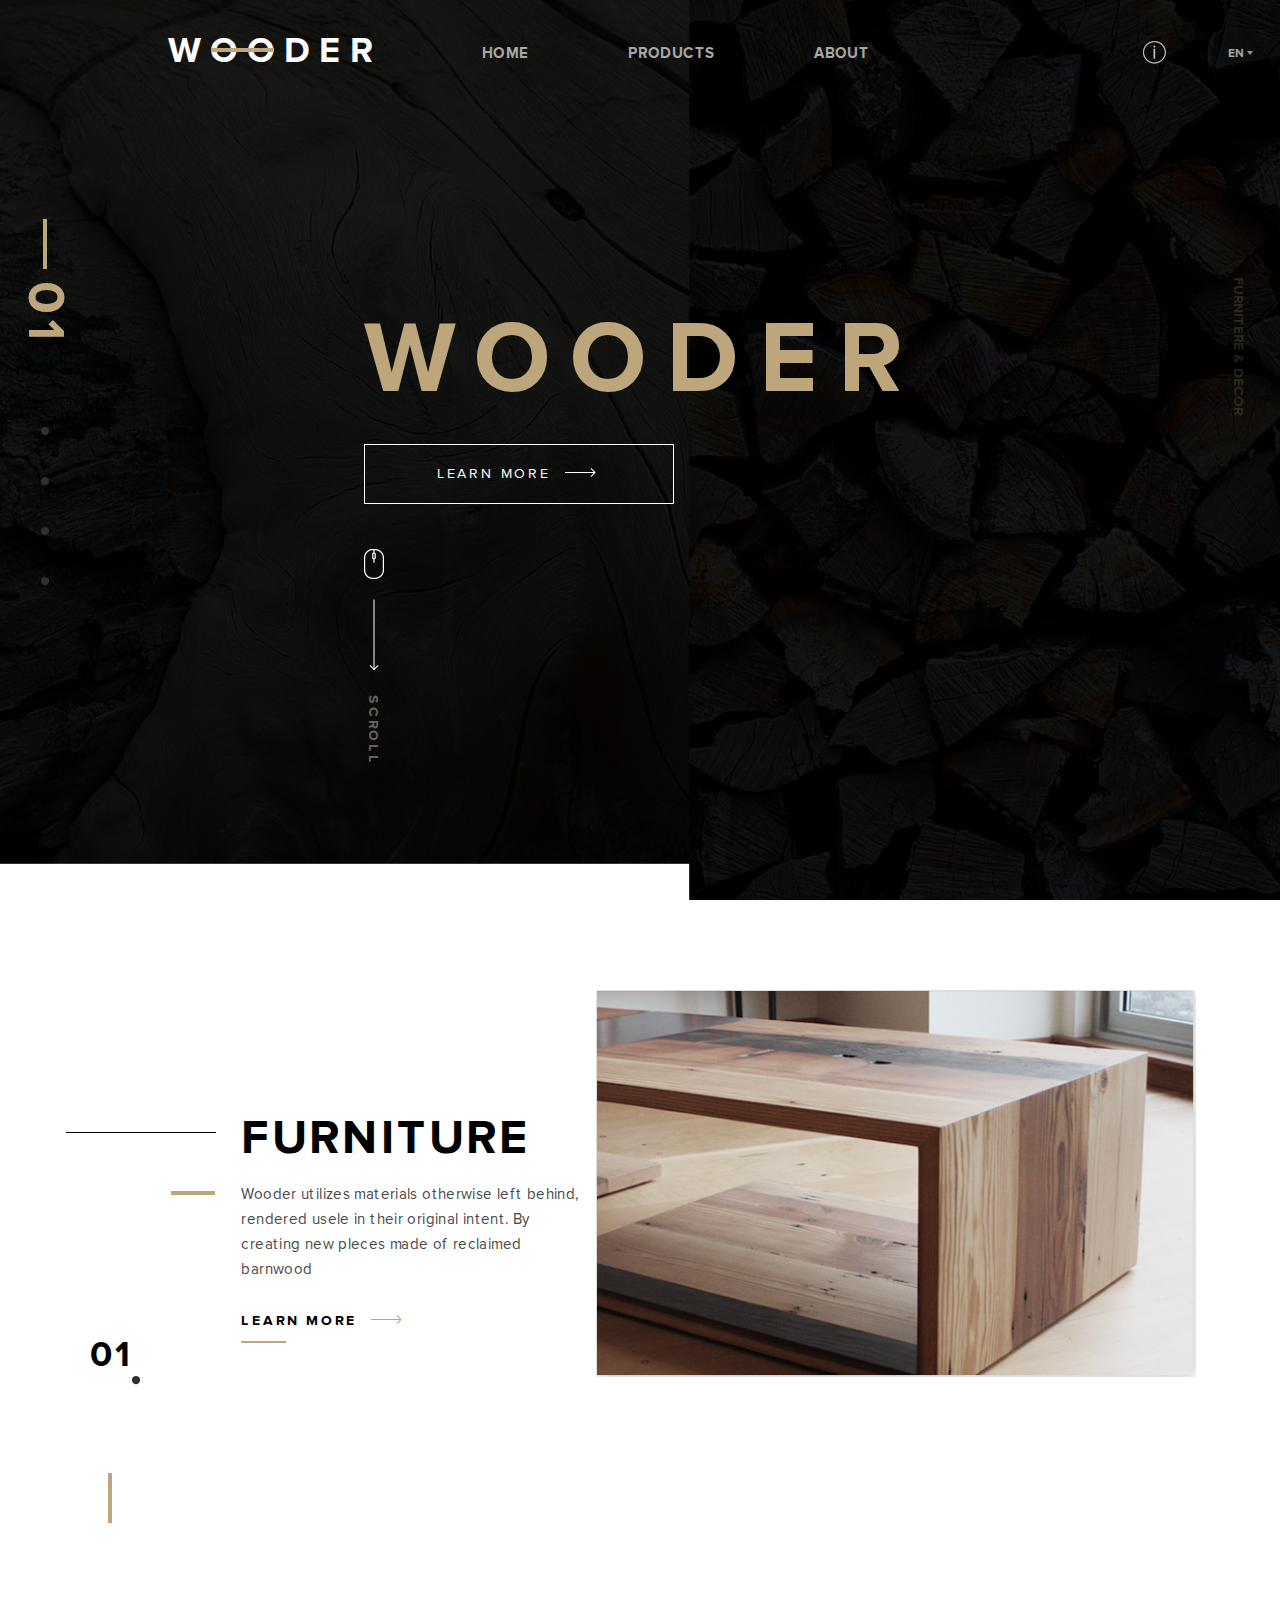
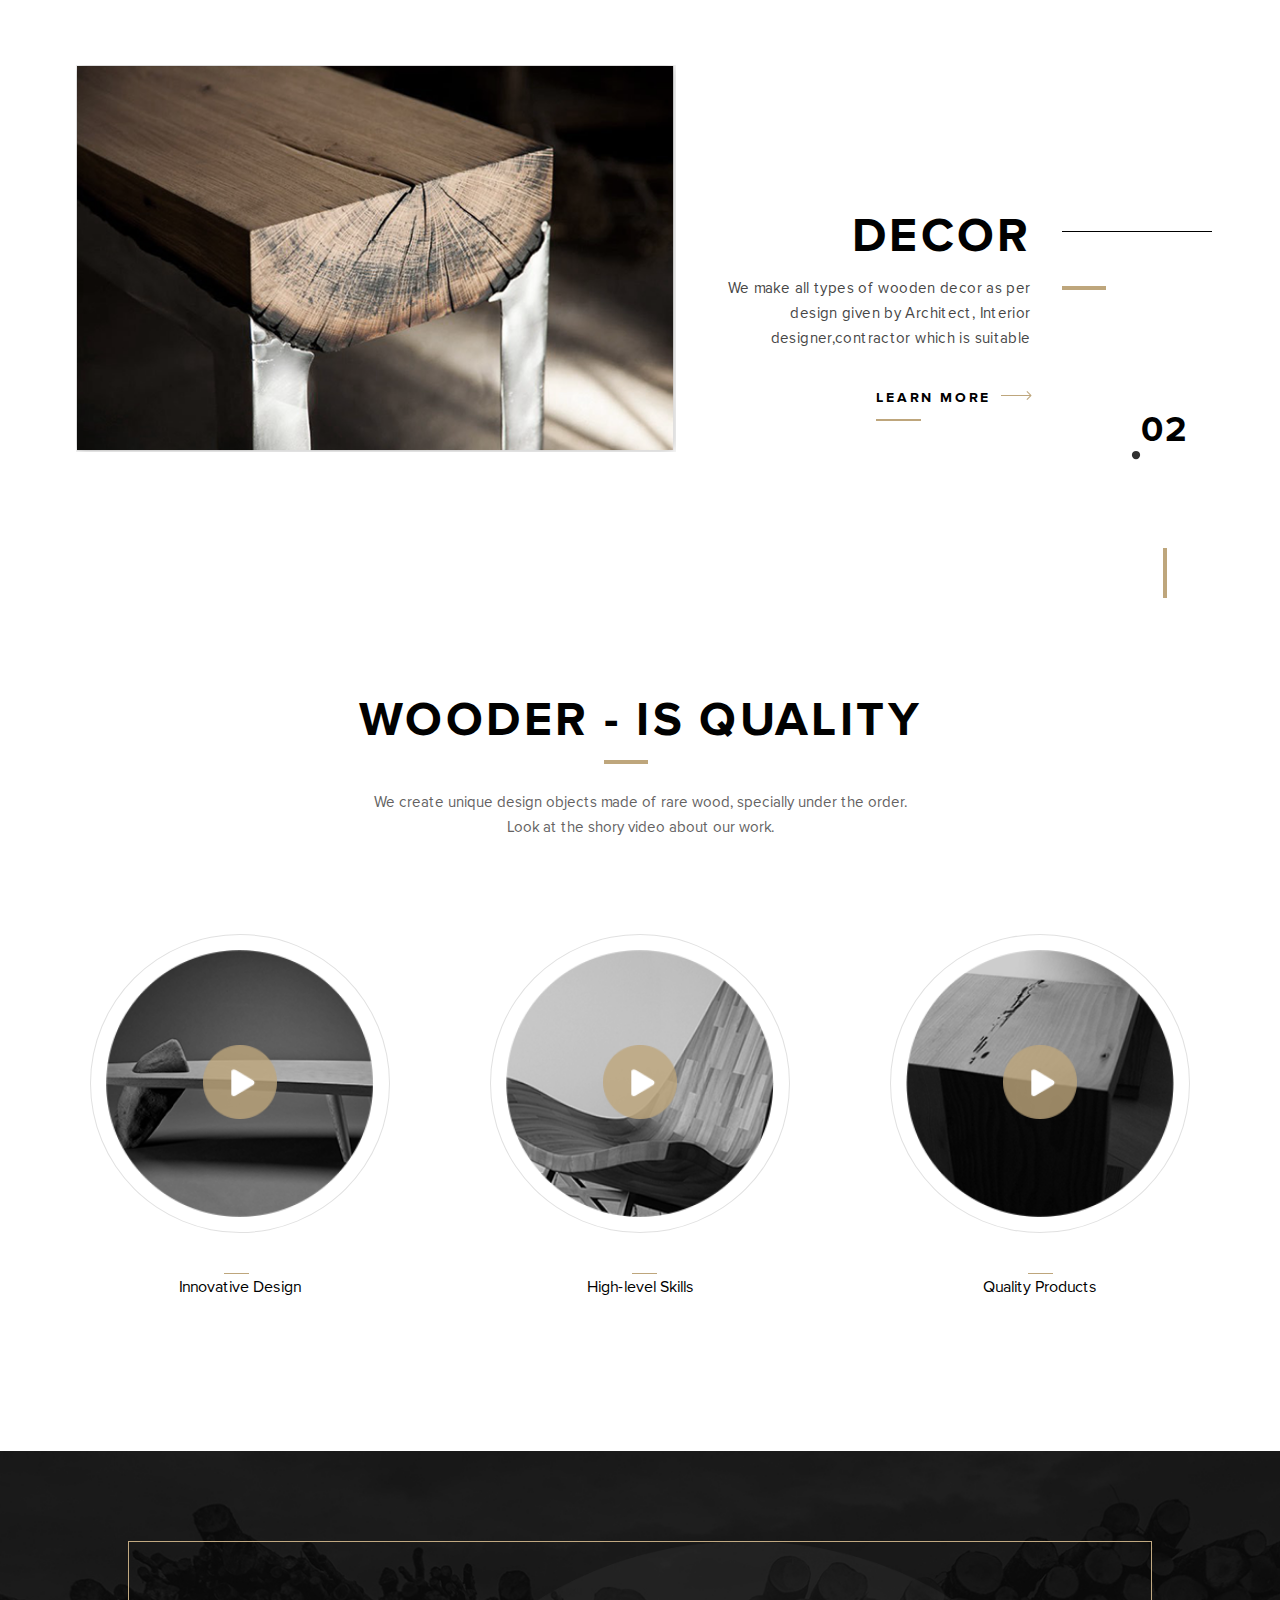
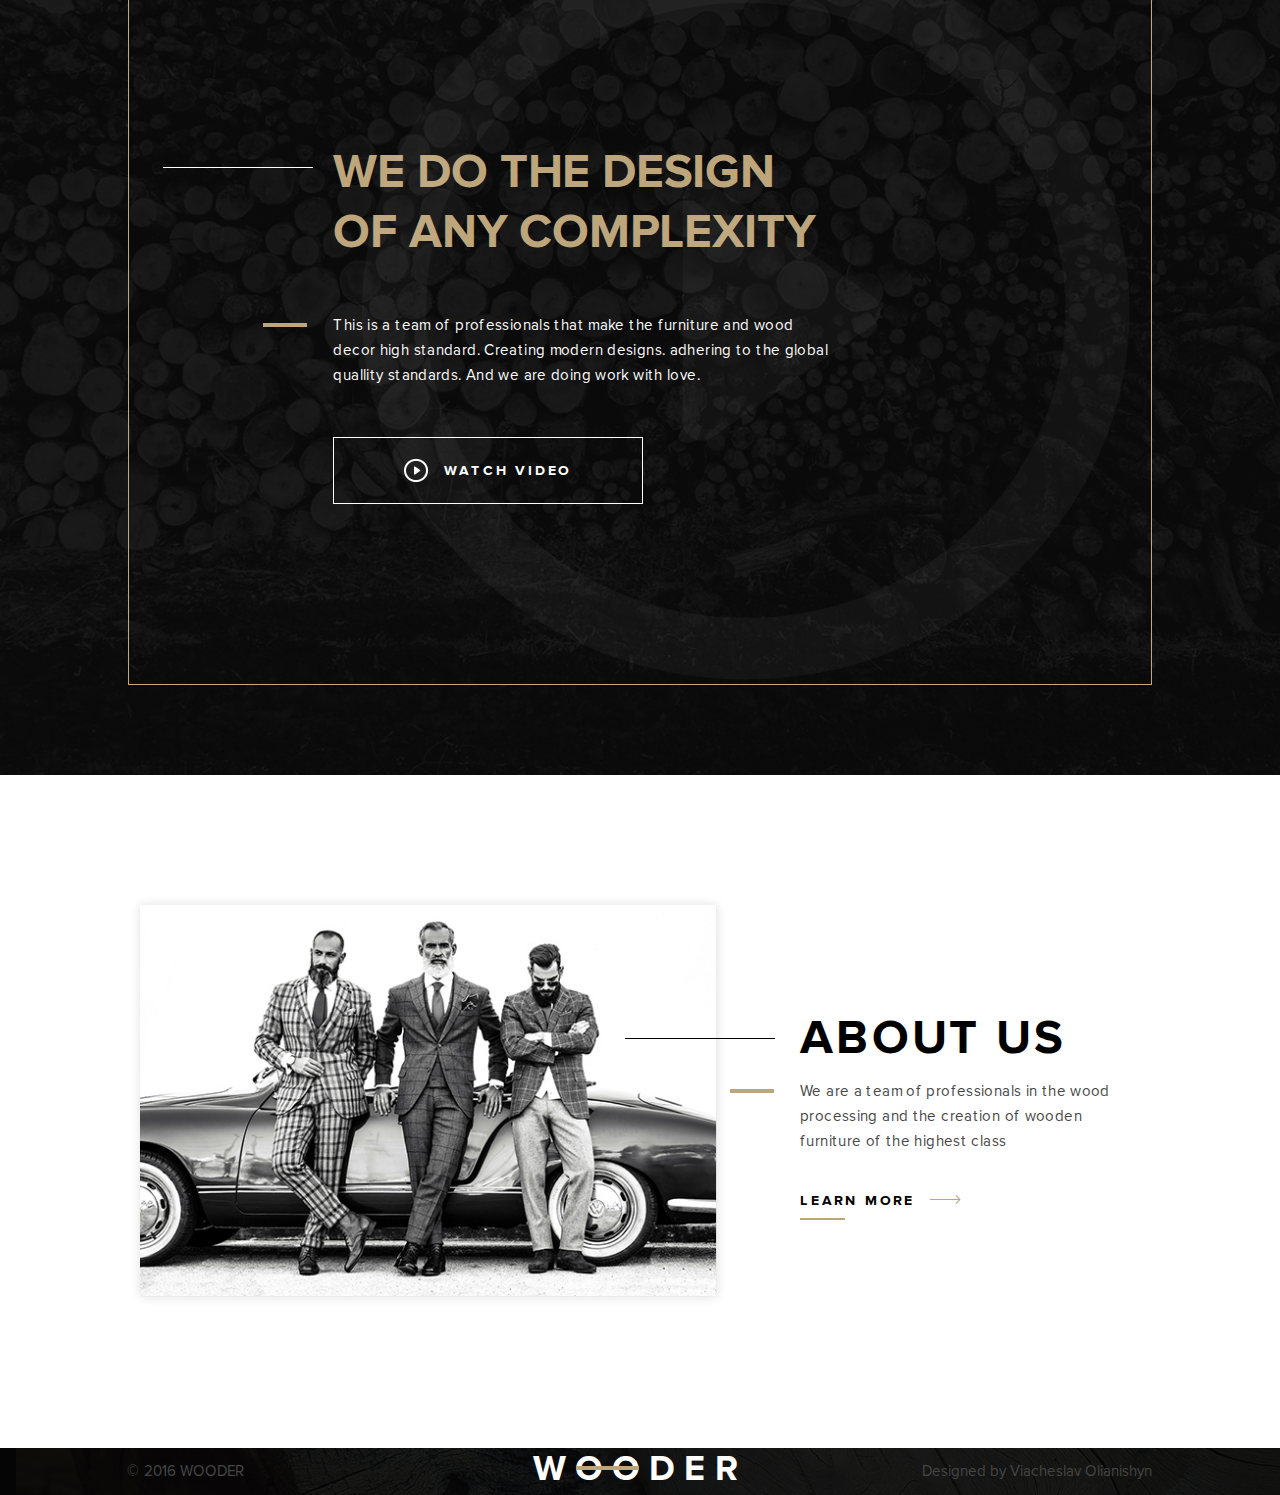
<file: mp2/index.html>
<!DOCTYPE html>
<html lang="en">
<head>
	<meta charset="UTF-8">
	<meta http-equiv="X-UA-Compatible" content="IE=edge">
	<meta name="viewport" content="width=device-width, initial-scale=1.0">
	<title>Document</title>
	<link rel="stylesheet" href="css/reset.css">
	<link rel="stylesheet" href="css/style.css">
	<link rel="preconnect" href="https://fonts.googleapis.com">
	<link rel="preconnect" href="https://fonts.gstatic.com" crossorigin>
	<link href="https://fonts.googleapis.com/css2?family=Lato:wght@300;400&family=Varela+Round&display=swap" rel="stylesheet">
</head>
<body>
	<div class="wrapper">
		<header id="first-section" class="header">
		<div class="header__top">
			<nav class="menu">
				<div class="menu__burger">
					<button class="menu-btn">
						<span></span>
					</button>
				</div>
				
				<a class="menu-logo" href="#">
					wooder
					<span></span>
				</a>
				
				<ul class="menu__list">
					<li class="menu__item">
						<a href="#" class="menu__link">home</a>
					</li>
					<li class="menu__item">
						<a href="#" class="menu__link">products</a>
					</li>
					<li class="menu__item">
						<a href="#" class="menu__link">about</a>
					</li>
				</ul>
				<button class="menu__info">
					<img src="images/header/header-info.png" alt="">
				</button>

				<button class="menu__language">
					<span></span>
					<a href="#">en</a>
				</button>
			</nav>
		</div>
		<div class="header__content">
			<div class="header__pages">
				<span></span>
				<div class="header__pages-number">
					<p>01</p>
				</div>
				<div class="header__pages-btn">
					<svg viewBox="0 0 80 80" width="10" height="10">
						<a href="#first-section"><circle class="circle" cx="40" cy="40" r="33" /></a>
					</svg>
					<svg viewBox="0 0 80 80" width="10" height="10">
						<a href="#second-section">
							<circle class="circle" cx="40" cy="40" r="33" />
						</a>
					</svg>
					<svg viewBox="0 0 80 80" width="10" height="10">
						<a href="#third-section">
							<circle class="circle" cx="40" cy="40" r="33" />
						</a>
					</svg>
					<svg viewBox="0 0 80 80" width="10" height="10">
						<a href="#fourhtt-section">
							<circle class="circle" cx="40" cy="40" r="33" />
						</a>
					</svg>
				</div>
			</div>
	
			<div class="header__main">
				<div class="content__info">
					<h1 class="header__title">wooder</h1>
					<button class="header__button">
						<span>learn more</span> 
						<span class="arrow1">
						<span></span>
					</button>
				</div>

				<div class="content__scroll">
					<img src="images/header/main-mouse.png" alt="">
					<span class="arrow2">
						<span></span>
					</span>
					<p>scroll</p>
				</div>
				
			</div>
			<div class="header__subtitle">
				<span></span>
				<p>furnitere & decor</p>
			</div>
		</div>
		</header>
		<section class="products" id="second-section">
		<div class="container">
			<div class="products__items">
				<div class="products__first-item">
					<div class="products-number">
						<span></span>
						<p>01</p>
						<svg viewBox="0 0 80 80" width="10" height="10">
							<circle class="circle" cx="40" cy="40" r="33" />
						</svg>
					</div>
					<div class="products-info">
						<h2 class="title">
							<span></span>
							furniture
						</h2>
						<p class="products-text">
							<span></span>
							Wooder utilizes materials otherwise left behind, rendered usele in their original intent. By creating new pleces made of
							reclaimed barnwood
						</p>
						<button class="products-btn">
							learn more
							<span></span>
						</button>
						<span></span>
					</div>
					<div class="products-img">
						<img src="images/products/item1.png" alt="">
						<span></span>
					</div>
				</div>

				<div class="products2-item">
					<div class="products2-number">
						<span></span>
						<p>02</p>
						<svg viewBox="0 0 80 80" width="10" height="10">
							<circle class="circle" cx="40" cy="40" r="33" />
						</svg>
					</div>
					<div class="products2-info">
						<span class="decor"></span>
						<h2 class="products2-title title">
							<span></span>
							decor
						</h2>
						<p class="products2-text">
							We make all types of wooden decor as per design given by Architect, Interior designer,contractor which is suitable <br>
							<span></span>
						</p>
						<button class="products2-btn">
							<span></span>
							learn more
						</button>
					</div>
					<div class="products2-img">
						<img src="images/products/item2.png" alt="">
						<span></span>
					</div>
				</div>
			</div>
			<div class="products__info">
				<div class="products__info-text">
					<h2 class="products__info-title title">
						wooder - is quality
					</h2>
					<div class="products__info-subtitle">
						<p>We create unique design objects made of rare wood, specially under the order. <br> Look at the shory video about our work.</p>
						<span></span>
					</div>
				</div>
				<div class="products__video">
					<div class="products__video-item">
						<div>
							<img class="products__video-preview" src="images/products/products-video1.png" alt="">
							<button><img src="images/products/video-btn.png" alt=""></button>
						</div> 
						<p>
							<span></span>
							Innovative Design
						</p>
					</div>
					<div class="products__video-item">
						<div>
							<img class="products__video-preview" src="images/products/products-video2.png" alt="">
							<button><img src="images/products/video-btn.png" alt=""></button>
						</div> 
						<p>
							<span></span>
							High-level Skills
						</p>
					</div>
					<div class="products__video-item">
						<div>
							<img class="products__video-preview" src="images/products/products-video3.png" alt="">
							<button><img src="images/products/video-btn.png" alt=""></button>
						</div> 
						<p>
							<span></span>
							Quality Products
						</p>
					</div>
				</div>
			</div>
		</div>
		</section>
		<section class="about__video" id="third-section">
		<img class="about__video-player" src="images/products/product__video-player.png" alt="">
		<div class="about__video-wrapper">
			<div class="about__video-content">
				<h2 class="about__video-title">
					we do the design of any complexity
					<span></span>
				</h2>
				<p class="about__video-text">
					This is a team of professionals that make the furniture and wood decor high standard. Creating modern designs. adhering
					to the global quallity standards. And we are doing work with love.
					<span></span>
				</p>
				<button class="about__video-button">
					<img src="images/products/products__video-btn.png" alt="">
					watch video
				</button>
			</div>
		</div>
		</section>
		<section class="about" id="fourhtt-section">
		<div class="about__us">
			<div class="about__us-img">
				<img src="images/about/about__us.jpg" alt="">
			</div>
			<div class="about__us-content">
				<h2 class="about__us-title title">
					about us
					<span></span>
				</h2>
				<p class="about__us-text">
					We are a team of professionals in the wood processing and the creation of wooden furniture of the highest class
					<span></span>
				</p>
				<button class="about__us-btn">
					learn more
					<span></span>
					<span></span>
				</button>
			</div>
		</div>
		</section>
		<footer class="footer">
			<div class="container">
				<div class="footer__content">
					<p>© 2016 WOODER</p>
					<a href="#">
						wooder
						<span></span>
					</a>
					<p>Designed by Viacheslav Olianishyn</p>
				</div>
			</div>
		</footer>
	</div>
	<script src="js/jquery.js"></script>
	<script src="js/main.js"></script>
</body>
</html>
</file>
<file: mp2/css/style.css>
*,
*::before,
*::after {
	box-sizing: border-box;
}

html{
	scroll-behavior: smooth;
}

html, body{
	height: 100%;
}

.wrapper{
	position: relative;
	min-height: 100%;
}

.footer{
	position: absolute;
	left: 0;
	bottom: 0;
	width: 100%;
	background: url("../images/footer-bg.jpg");
	background-repeat: no-repeat;
	background-size: cover;
}

@font-face {
	font-family: ProximaNova-Bold;
	src: url(../fonts/ProximaNova-Bold.woff);
}

@font-face {
	font-family: ProximaNova-Regular;
	src: url(../fonts/ProximaNova-Regular.woff);
}
a {
	color: inherit;
	text-decoration: none;
}
button{
	border: none;
	background-color: transparent;
	cursor: pointer;
	color: inherit;
}
ul{
	list-style: none;
}

.header__button {
	border: none;
	background-color: transparent;
	cursor: pointer;
	color: inherit;
	border: 1px solid #fff;
	padding: 20px 50px 20px 0;
	margin-bottom: 45px;
	font-size: 14px;
	letter-spacing: 2.8px;
	color: #fff;
	width: 310px;
	text-transform: uppercase;
	font-family: 'ProximaNova-Regular', sans-serif;
}

.arrow1{
	cursor: pointer;
	position: relative;
	width: 80px;
	height: 50px;
}

.arrow1 span{
	position: relative;
	bottom: 10px;
	width: 30px;
	height: 1px;
	background-color: #fff;
	left: 200px;
	display: block;
}

.arrow1 span::after{
	content: '';
	position: absolute;
	width: 6px;
	height: 1px;
	top: -2px;
	right: -1px;
	background-color: #fff;
	transform: rotate(45deg);
}

.arrow1 span::before{
	content: '';
	position: absolute;
	width: 6px;
	height: 1px;
	top: 2px;
	right: -1px;
	background-color: #fff;
	transform: rotate(-45deg);
}

body{
	font-family: 'ProximaNova-Regular', sans-serif;
	color: rgb(99, 98, 98);
	line-height: 1.667;
	font-size: 15px;
}

.container{
	max-width: 1220px;
	margin: 0 auto;
	padding: 0 10px;
	max-height: 100%;
	height: auto;
}

.header{
	background: url("../images/header/main-bg.png") 0 0 no-repeat, white;
	background-position: center top;
	background-size: cover;
	height: 100vh;
	display: flex;
	flex-direction: column;
}

.header__top{
	padding: 30px 0 200px 0;
}

.menu-btn{
	display: block;
	width: 35px;
	position: relative;
	z-index: 20;
	height: 30px;
	padding: 0;
	margin-left: 30px;
}

.menu-btn span{
	display: block;
	background-color: #bea67c;
	height: 1px;
	position: relative;
}

.menu-btn a{
	padding-left: 70px;
	font-family: ProximaNova-Bold;
	font-size: 15px;
	text-transform: uppercase;
	color: #878786;
}

.menu__burger{
	display: flex;
	align-items: center;
	display: none;
}

.menu__info{
	position: relative;
	z-index: 6;
}

.menu__burger a{
	padding-left: 10px;
	font-family: ProximaNova-Bold;
	font-size: 15px;
	text-transform: uppercase;
	color: #878786;
}

.menu-btn span:before,
.menu-btn span:after {
	content: "";
	width: 35px;
	background-color: #bea67c;
	position: absolute;
	height: 1px;
	left: 0;
}

.menu-btn span:before {
	top: -10px;
}

.menu-btn span::after {
	top: 10px;
}

.menu-logo{
	font-family: ProximaNova-Bold;
	text-transform: uppercase;
	color: #fff;
	font-size: 36px;
	line-height: 1.2;
	letter-spacing: 10px;
	margin-left: auto;
	position: relative;
	z-index: 20;
}

.menu-logo span{
	display: block;
	background-color: #bea67c;
	height: 4px;
	position: relative;
	width: 63px;
	bottom: 25px;
	left: 43px;
}

.menu__list {
	display: flex;
	margin: 0 auto 0 100px;
}

.menu__item {
	margin-right: 30px;
}

.menu__link {
	font-family: ProximaNova-Bold;
	color: #a6a7a6;
	letter-spacing: 0.375px;
	text-transform: uppercase;
	font-size: 15px;
	line-height: 27px;
	transition: color .5s;
}

.menu__link:hover{
	color: #fff;
}

.menu__language{
	position: relative;
	margin: 0 30px 0 50px;
	z-index: 6;
}

.menu__language a{
	text-transform: uppercase;
	font-size: 12px;
	font-family: ProximaNova-Bold;
	color: #a3a3a3;
	line-height: 1.2;
}

.menu__language span::before{
	content: '';
	position: absolute;
	left: 25px;
	top: 7px;
	border: 3px solid transparent;
	border-top: 4px solid #a9946e;
}

.menu{
	display: flex;
	justify-content: space-evenly;
	align-items: center;
}

.menu__item{
	margin-right: 100px;
}

.header__title{
	font-family: ProximaNova-Bold;
	font-size: 100px;
	color: #bea67c;
	letter-spacing: 20px;
	text-transform: uppercase;
}

.header__content{
	display: flex;
	justify-content: space-between;
}

.arrow2 span {
	position: relative;
	bottom: -55px;
	width: 70px;
	height: 1px;
	background-color: #fff;
	left: -25px;
	display: block;
	transform: rotate(90deg);
}

.arrow2 span::after {
	content: '';
	position: absolute;
	width: 6px;
	height: 1px;
	top: -2px;
	right: -1px;
	background-color: #fff;
	transform: rotate(45deg);
}

.arrow2 span::before {
	content: '';
	position: absolute;
	width: 6px;
	height: 1px;
	top: 2px;
	right: -1px;
	background-color: #fff;
	transform: rotate(-45deg);
}

.content__scroll{
	display: flex;
	flex-direction: column;
	align-items: flex-start;
}

.content__scroll p{
	font-size: 14px;
	font-family: ProximaNova-Bold;
	text-transform: uppercase;
	line-height: 5px;
	writing-mode: vertical-lr;
	letter-spacing: 2.8px;
	margin-top: 115px;
	margin-left: 7px;
	padding-bottom: 10px;
}

.header__pages{
	width: 60px;
	display: flex;
	flex-direction: column;
	align-items: center;
	padding-left: 30px;
}

.header__pages span{
	display: block;
	background-color: #bea67c;
	height: 4px;
	position: relative;
	width: 50px;
	transform: rotate(90deg);
	top: -35px;
	z-index: 1;
}

.header__pages-number p{
	font-size: 52px;
	letter-spacing: 5.2px;
	font-family: ProximaNova-Bold;
	color: rgb(190, 166, 124);
	writing-mode: vertical-lr;
	margin-bottom: 80px;
}

.header__subtitle p{
	font-family: ProximaNova-Bold;
	font-size: 14px;
	color: rgba(190, 166, 124, 0.2);
	writing-mode: vertical-lr;
	text-transform: uppercase;
	padding-right: 30px;
}

.circle{
	fill: rgb(48, 48, 48);
	cursor: pointer;
	transition: .3s;
}

.header__pages-btn{
	display: flex;
	flex-direction: column;
}

.header__pages-btn svg{
	margin-bottom: 40px;
}

.circle:hover{
	fill: rgb(190, 166, 124);;
}

.products{
	background: #fff;
	padding-top: 90px;
	background-size: cover;
	max-height: 100%;
}

.products__items{
	display: flex;
	flex-direction: column;
}

.products__first-item{
	display: flex;
	margin-bottom: 280px;
}

.products-info{
	margin: auto 15px 50px 100px;
	width: 340px;
}

.products-info span{
	display: block;
	background-color: #bea67c;
	height: 2px;
	position: relative;
	width: 45px;
	bottom: -8px;
	left: 0px;
}

.title{
	font-size: 48px;
	font-family: ProximaNova-Bold;
	text-transform: uppercase;
	color: rgb(1, 1, 1);
	letter-spacing: 3.36px;
	position: relative;
}

.title span{
	bottom: -35px;
	width: 150px;
	height: 1px;
	background-color: rgb(0, 0, 0);
	left: -175px;
	display: block;
}

.products-text{
	color: rgb(70, 70, 70);
	font-size: 15px;
	letter-spacing: 0.375px;
	line-height: 25px;
	position: relative;
}

.products-text span{
	bottom: -13px;
	width: 44px;
	height: 4px;
	background-color: rgb(190, 166, 124);
	left: -70px;
	display: block;
}

.products-btn{
	color: rgb(0, 0, 0);
	font-size: 14px;
	font-family: ProximaNova-Bold;
	text-transform: uppercase;
	letter-spacing: 2.8px;
	padding: 0;
	margin-top: 30px;
	position: relative;
}

.products-btn span {
	bottom: 10px;
	width: 30px;
	height: 1px;
	background-color: rgb(190, 166, 124);
	left: 130px;
	display: block;
}

.products-btn span::after {
	content: '';
	position: absolute;
	width: 6px;
	height: 1px;
	top: -2px;
	right: -1px;
	background-color: rgb(190, 166, 124);
	transform: rotate(45deg);
}

.products-btn span::before {
	content: '';
	position: absolute;
	width: 6px;
	height: 1px;
	top: 2px;
	right: -1px;
	background-color: rgb(190, 166, 124);
	transform: rotate(-45deg);
}

.products-number{
	display: flex;
	align-items: flex-end;
}

.products-number span{
	display: block;
	background-color: #bea67c;
	height: 4px;
	position: relative;
	width: 50px;
	transform: rotate(90deg);
	top: 115px;
	left: 45px;
}

.products-number p{
	font-family: ProximaNova-Bold;
	color: rgb(0, 0, 0);
	font-size: 36px;
	letter-spacing: 2.7px;
}

.products2-item{
	display: flex;
	flex-direction: row-reverse;
}

.products2-info{
	margin: auto 100px 50px 15px;
	width: 340px;
	text-align: right;
}

.products2-img{
	width: 50%;
}

.products2-img img{
	width: 100%;
	height: auto;
}

.decor{
	display: block;
	background-color: #bea67c;
	height: 2px;
	width: 45px;
	bottom: -225px;
	left: -110px;
	float: right;
	position: relative;
}

.products2-number{
	display: flex;
	align-items: flex-end;
	flex-direction: row-reverse;
}

.products2-number p{
	font-family: ProximaNova-Bold;
	color: rgb(0, 0, 0);
	font-size: 36px;
	letter-spacing: 2.7px;
}

.products2-text {
	color: rgb(70, 70, 70);
	font-size: 15px;
	letter-spacing: 0.375px;
	line-height: 25px;
	position: relative;
	margin-bottom: 30px;
	float: right;
}

.products2-text span{
	bottom: 65px;
	width: 44px;
	height: 4px;
	background-color: rgb(190, 166, 124);
	left: 75px;
	display: block;
	float: right;
	position: relative;
}

.products2-btn{
	color: rgb(0, 0, 0);
	font-size: 14px;
	font-family: ProximaNova-Bold;
	text-transform: uppercase;
	letter-spacing: 2.8px;
	position: relative;
	padding: 0;
	margin-right: 40px;
}

.products2-btn span{
	bottom: -7px;
	width: 30px;
	height: 1px;
	background-color: rgb(190, 166, 124);
	left: 125px;
	display: block;
	position: relative;
}

.products2-btn span::after {
	content: '';
	position: absolute;
	width: 6px;
	height: 1px;
	top: -2px;
	right: -1px;
	background-color: rgb(190, 166, 124);
	transform: rotate(45deg);
}

.products2-btn span::before {
	content: '';
	position: absolute;
	width: 6px;
	height: 1px;
	top: 2px;
	right: -1px;
	background-color: rgb(190, 166, 124);
	transform: rotate(-45deg);
}

.products2-title{
	display: flex;
	float: right;
}

.products2-title span{
	bottom: -35px;
	width: 150px;
	height: 1px;
	background-color: rgb(0, 0, 0);
	left: 360px;
	display: block;
	position: relative;
	float: right;
}

.products-img img{
	width: 100%;
	height: auto;
}

.products-img{
	width: 50%;
}

.products2-number span{
	display: block;
	background-color: #bea67c;
	height: 4px;
	position: relative;
	width: 50px;
	transform: rotate(90deg);
	top: 115px;
	right: 50px;
}

.products__info{
	margin-top: 220px;
}

.products__info-text{
	text-align: center;
}

.products__info-subtitle{
	margin-top: 30px;
	display: inline-block;
}

.products__info-subtitle span{
	bottom: 80px;
	width: 44px;
	height: 4px;
	background-color: rgb(190, 166, 124);
	left: 230px;
	display: block;
	position: relative;
}

.products__video{
	display: flex;
	justify-content: space-around;
	margin: 90px 0 150px 0;
}

.products__video-preview{
	width: 100%;
	height: auto;
}

.products__video-item{
	width: 25%;
	display: flex;
	align-items: center;
	height: 100%;
	flex-direction: column;
}

.products__video-item button{
	position: absolute;
	padding: 0;
	width: 25%;
}

.products__video-item div{
	width: 100%;
	display: inherit;
	border: 1px solid rgb(225, 225, 225);
	border-radius: 50%;
	padding: 15px;
	display: flex;
	align-items: center;
	justify-content: center;
	position: relative;
}

.products__video-item button img{
	width: 100%;
}

.products__video-item p{
	font-size: 16px;
	color: rgb(0, 0, 0);
	margin-top: 40px;
	text-align: center;
}

.products__video-item p span{
	top: 0px;
	width: 25px;
	height: 1px;
	background-color: rgb(190, 166, 124);
	left: 45px;
	display: block;
	position: relative;
}

.about__video{
	background: url("../images/products/products-video.jpg");
	background-size: cover;
	background-repeat: no-repeat;
	background-position: center;
	padding: 90px 0;
	position: relative;
}

.about__video-wrapper{
	width: 80%;
	border: #c1a981 1px solid;
	margin: 0 auto;
	height: 100%;
}

.about__video-title{
	font-size: 48px;
	color: rgb(190, 166, 124);
	text-transform: uppercase;
	line-height: 1.25;
	font-family: ProximaNova-Bold;
	margin-bottom: 50px;
}

.about__video-title span{
	bottom: 95px;
	width: 150px;
	height: 1px;
	background-color: #ffffff;
	right: 170px;
	display: block;
	position: relative;
}

.about__video-text{
	font-size: 15px;
	color: rgb(255, 255, 255);
	line-height: 1.667;
	letter-spacing: 0.375px;
	margin-bottom: 45px;
}

.about__video-text span{
	bottom: 65px;
	width: 44px;
	height: 4px;
	background-color: rgb(190, 166, 124);
	right: 70px;
	display: block;
	position: relative;
}

.about__video-button{
	border: 1px solid #fff;
	padding: 20px 0;
	font-size: 14px;
	letter-spacing: 2.8px;
	color: #fff;
	width: 310px;
	text-transform: uppercase;
	font-family: 'ProximaNova-Bold', sans-serif;
	display: flex;
	align-items: center;
	justify-content: center;
}

.about__video-button img{
	margin-right: 15px;
}

.about__video-content{
	margin: 200px 0 180px 20%;
	width: 500px;
}

.about__video-player{
	position: absolute;
	float: right;
	width: auto;
	height: 80%;
	right: 150px;
}

.about__us{
	display: flex;
	align-items: center;
	margin: 0 auto;
	padding: 130px 15px 190px 10px;
	justify-content: space-between;
	max-width: 1020px;
	max-height: 100%;
	height: auto;
}


.about__us-content{
	max-width: 335px;
}

.about__us-img{
	width: 58%;
}

.about__us-img img{
	box-shadow: 0 0 10px rgba(0, 0, 0, 0.123);
	width: 100%;
	height: auto;
}

.about__us-text{
	color: rgb(70, 70, 70);
	font-size: 15px;
	letter-spacing: 0.375px;
	line-height: 25px;
	margin-bottom: 30px;
}

.about__us-text span{
	bottom: 65px;
	width: 44px;
	height: 4px;
	background-color: rgb(190, 166, 124);
	left: -70px;
	display: block;
	position: relative;
}

.about__us-btn{
	color: rgb(0, 0, 0);
	font-size: 14px;
	font-family: ProximaNova-Bold;
	text-transform: uppercase;
	letter-spacing: 2.8px;
	padding: 0;
	position: relative;
}

.about__us-btn span:first-child {
	bottom: 10px;
	width: 30px;
	height: 1px;
	background-color: rgb(190, 166, 124);
	left: 130px;
	display: block;
	position: relative;
}

.about__us-btn span:first-child::after {
	content: '';
	position: absolute;
	width: 6px;
	height: 1px;
	top: -2px;
	right: -1px;
	background-color: rgb(190, 166, 124);
	transform: rotate(45deg);
}

.about__us-btn span:first-child::before {
	content: '';
	position: absolute;
	width: 6px;
	height: 1px;
	top: 2px;
	right: -1px;
	background-color: rgb(190, 166, 124);
	transform: rotate(-45deg);
}

.about__us-btn span:last-child{
	display: block;
	background-color: #bea67c;
	height: 2px;
	position: relative;
	width: 45px;
	bottom: -8px;
	left: 0px;
}

.about__us-title span{
	bottom: 40px;
	width: 150px;
	height: 1px;
	background-color: rgb(0, 0, 0);
	left: -175px;
	display: block;
	position: relative;
}

.footer__content{
	display: flex;
	align-items: center;
	justify-content: space-around;
}

.footer__content a{
	font-family: ProximaNova-Bold;
	text-transform: uppercase;
	color: rgb(255, 255, 255);
	font-size: 36px;
	line-height: 1.2;
	letter-spacing: 10px;
}

.footer__content a span{
	display: block;
	background-color: #bea67c;
	height: 4px;
	position: relative;
	width: 63px;
	bottom: 25px;
	left: 43px;
}

.footer__content p{
	font-size: 15px;
	color: rgb(70, 70, 70);
	line-height: 1.667;
	width: 231px;
}

@media (max-width: 1200px){
	.header{
		background: url("../images/header/main-bg2.jpg");
		height: 100%;
	}
	.about__video-title span{
		width: 100px;
		right: 120px;
	}
	.about__us-title span{
		left: -125px;
		width: 100px;
	}
	.about__video-player{
		height: 60%;
		top: 20%;
	}
	.products__subtitle{
		margin-bottom: 80px;
	}
	.products__info{
		margin-top: 150px;
	}
	.products__video {
		margin: 90px 0 100px 0;
	}
}

@media (max-width: 1000px){
	.menu__burger{
		display: block;
	}

	.menu__item{
		margin-bottom: 20px;
	}
	.menu__link{
		font-size: 18px;
	}
	.menu__list{
		transform: translateY(-150%);
		transition: all .3s;
		display: block;
		position: absolute;
		top: 0;
		left: 0;
		right: 0;
		background-color: #010203;
		padding-top: 90px;
		padding-bottom: 15px;
		text-align: center;
		margin: 0 auto;
	}
	.menu__list.active {
		transform: translateY(0);
		background: #121212;
		z-index: 5;
	}
	.menu-logo{
		margin: 0 auto;
	}
	.products__first-item{
		flex-direction: column-reverse;
		align-items: center;
	}
	.products2-item{
		flex-direction: column-reverse;
		align-items: center;
	}
	.products-number{
		display: none;
	}
	.products2-number{
		display: none;
	}
	.products__first-item{
		margin-bottom: 30px;
	}
	.products__info{
		margin-top: 100px;
	}
	.products-img{
		width: 70%;
	}
	.products2-img{
		width: 70%;
	}
	.about__us{
		flex-direction: column
	}
	.products2-title{
		display: block;
		float: left;
		display: flex;
		flex-direction: row-reverse;
	}
	.products2-info{
		text-align: left;
		margin: auto 15px 50px 100px;
	}
	.products2-title span{
		left: -360px;
	}

	.products2-text span{
		left: -375px;
		top: -95px;
	}
	.decor{
		left: -295px;
		bottom: -255px;
	}
	.products__info {
		margin-top: 50px;
	}
	.about__video-content{
		margin: 50px auto;
		width: 100%;
		padding: 0 20px;
	}
	.products__video-item p {
		margin-top: 20px;
	}
	.products-text, .products2-text{
		font-size: 20px;
	}

	.products__info-subtitle p{
		font-size: 20px;
	}
	.products__info-subtitle span{
		left: 315px;
	}
	.about__video-text{
		font-size: 20px;
	}
	.about__video-text span{
		bottom: 90px;
	}
	.about__us-text{
		font-size: 20px;
	}
	.about__us-text span{
		bottom: 90px;
	}
}
@media (max-width: 780px){
	.header__title{
		font-size: 65px;
	}
	.header__button{
		width: 250px;
	}
	.header__top{
		padding: 30px 0 100px 0;
	}
	.header__pages-number p{
		font-size: 46px;
	}
	.header__pages span{
		height: 2px;
		width: 30px;
	}
	.about__video-title{
		font-size: 38px;
		margin-bottom: 30px;
	}
	.about__video-title span{
		display: none;
	}
	.about__video-text span{
		display: none;
	}
	.title span{
		width: 100px;
		left: -125px;
	}
	.products2-title span{
		width: 100px;
		left: -315px;
	}
	.products__video{
		flex-direction: column;
		align-items: center;
	}
	.products__video-item{
		width: 50%;
		margin-bottom: 30px;
	}
	.products__video-item p {
		font-size: 24px;
	}
	.products__video-item p span {
		display: none;
	}
	.footer__content{
		flex-direction: column;
		align-items: center;
	}
	.footer__content p{
		text-align: center;
	}
}

@media (max-width: 780px){
	.header__subtitle{
		display: none;
	}
	.header__pages{
		display: none;
	}
	.header__content{
		justify-content: center;
	}
	.products__info-subtitle span{
		display: none;
	}
}

@media (max-width: 520px){
	.header__title{
		font-size: 50px;
	}
	.menu-logo{
		font-size: 24px;
	}
	.menu-logo span{
		height: 3px;
		width: 45px;
		bottom: 18px;
		left: 32px;
	}
	.header__button{
		width: 200px;
		padding: 10px 40px 10px 0;
	}
	.arrow1 span{
		left: 145px;
	}
	.products-info, .products2-info{
		margin: 0;
	}
	.about__video-button{
		padding: 10px 0;
		width: 200px;
	}
	.menu__language{
		margin: 0 15px 0 15px;
	}
	.menu-btn{
		margin-left: 15px;
	}
	.menu__item{
		margin-right: 0;
	}
}

@media (max-width: 370px) {
	.header__title{
		font-size: 35px;
	}
	.header__button{
		width: 150px;
	}
	.header__button span{
		font-size: 12px;
	}
	.arrow1 span{
		left: 110px;
	}
	.title{
		font-size: 35px;
	}

	.products-text,
	.products2-text,
	.about__us-text{
		font-size: 14px;
	}
	.products-btn, .products2-btn, .about__us-btn{
		font-size: 12px;
	}
	.decor{
		bottom: -200px;
	}
	.products-btn span,.about__us-btn span:first-child{
		left: 120px;
	}
	.products-info, .products2-info{
		width: 300px;
	}
	.decor{
		left: -255px;
	}
	.menu-logo{
		margin-left: auto;
		margin-right: 0;
	}
}
</file>
